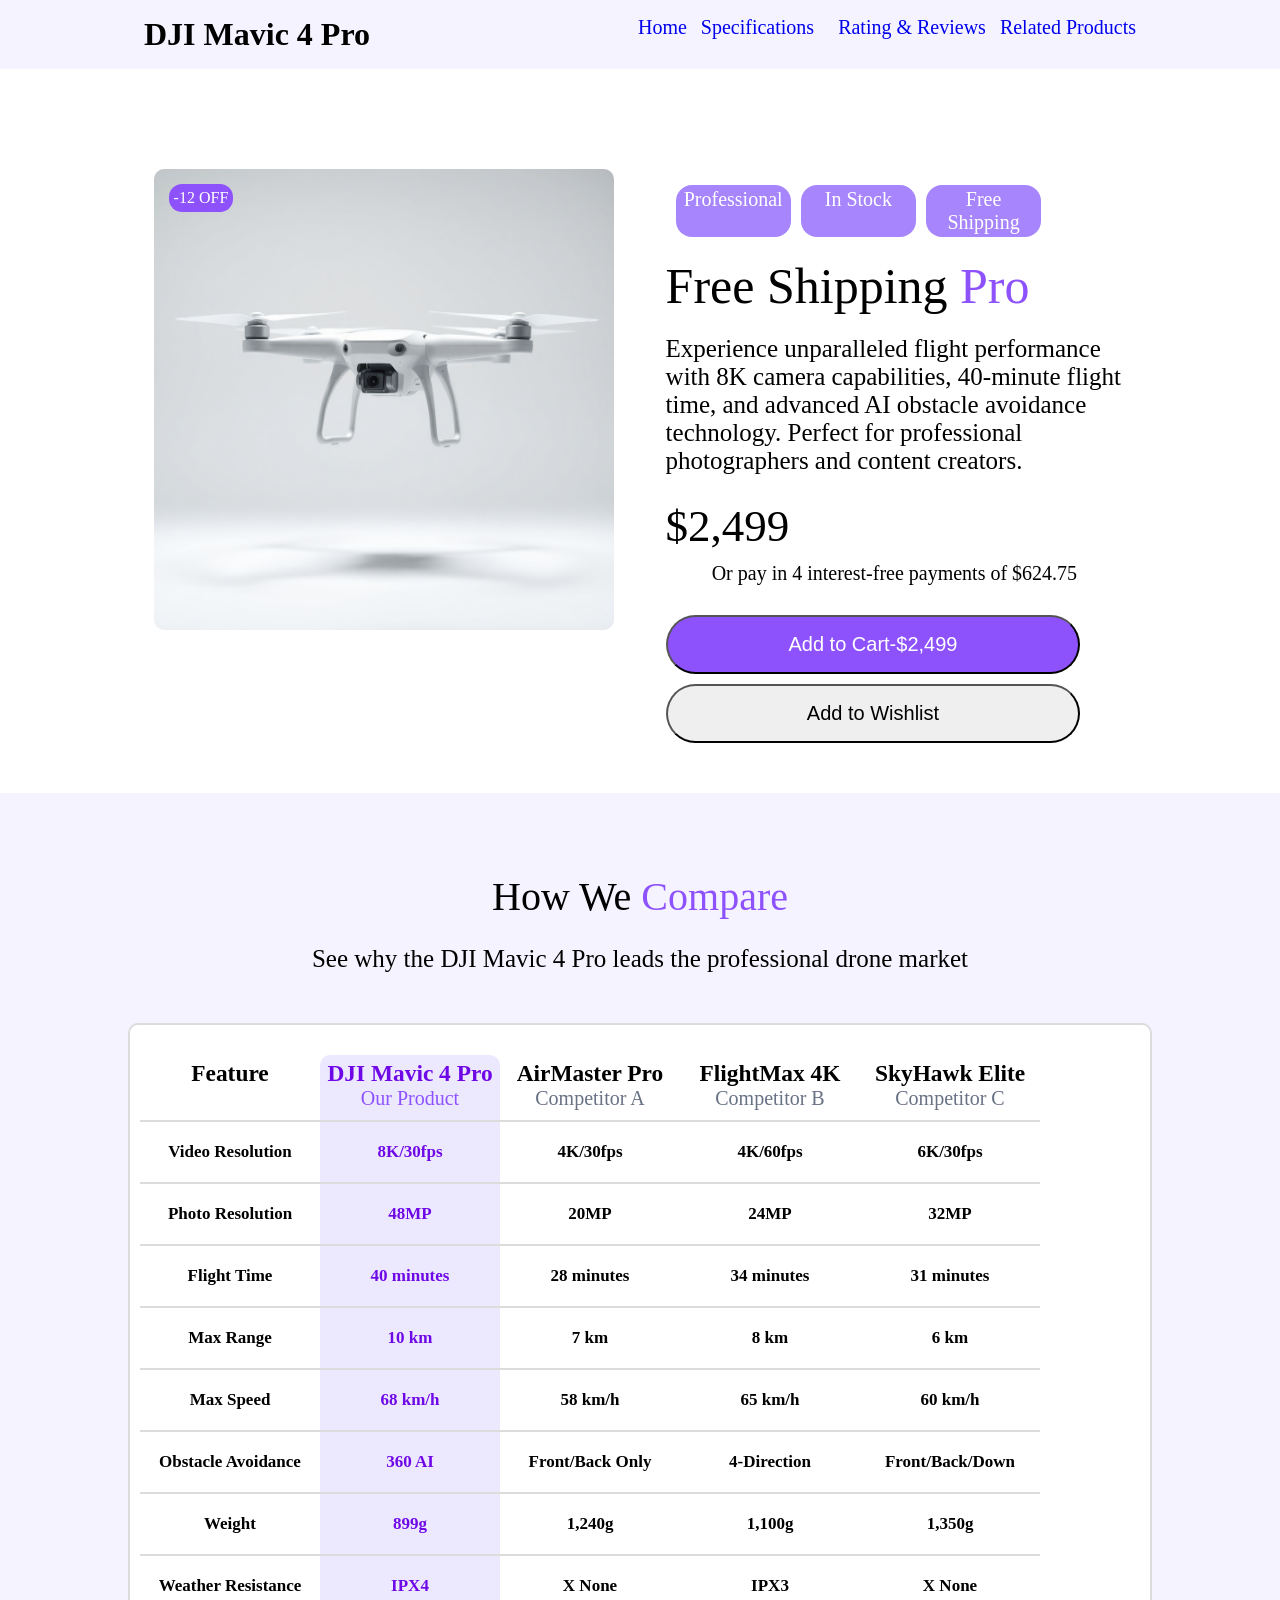
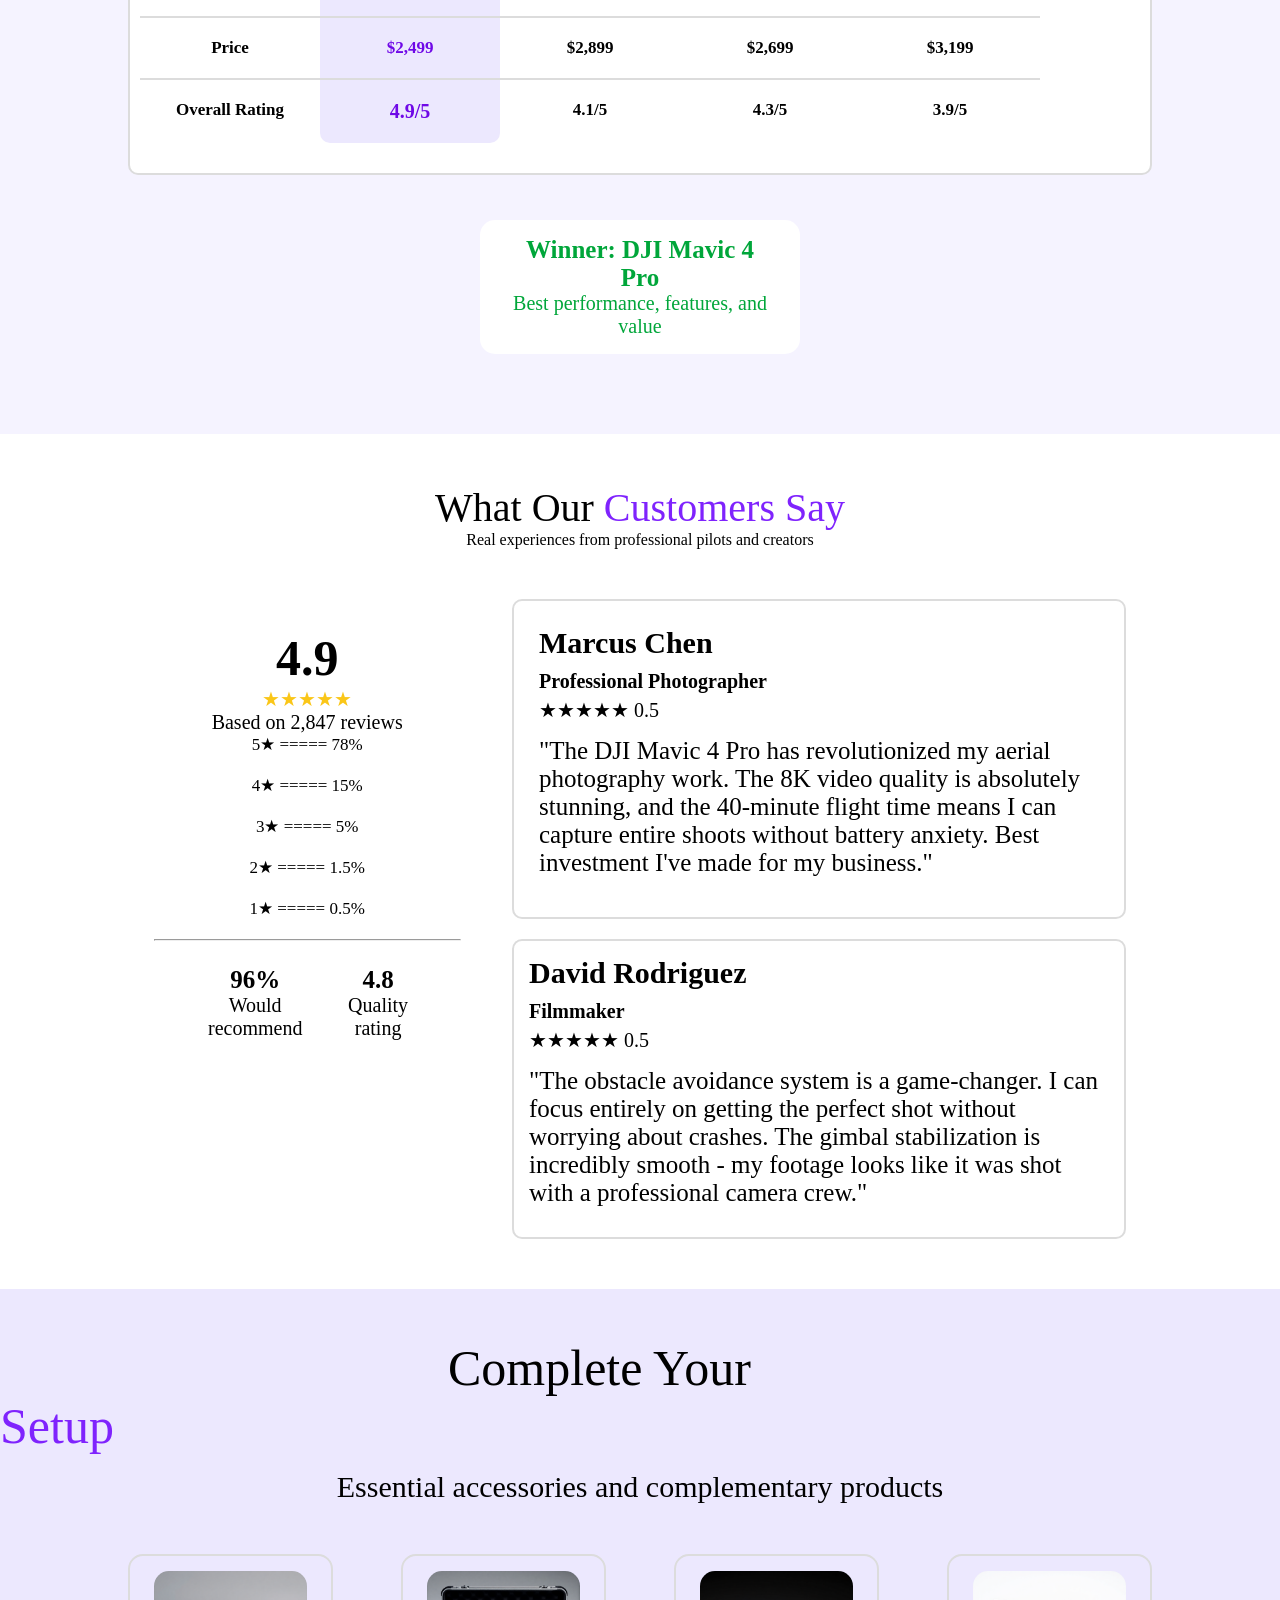
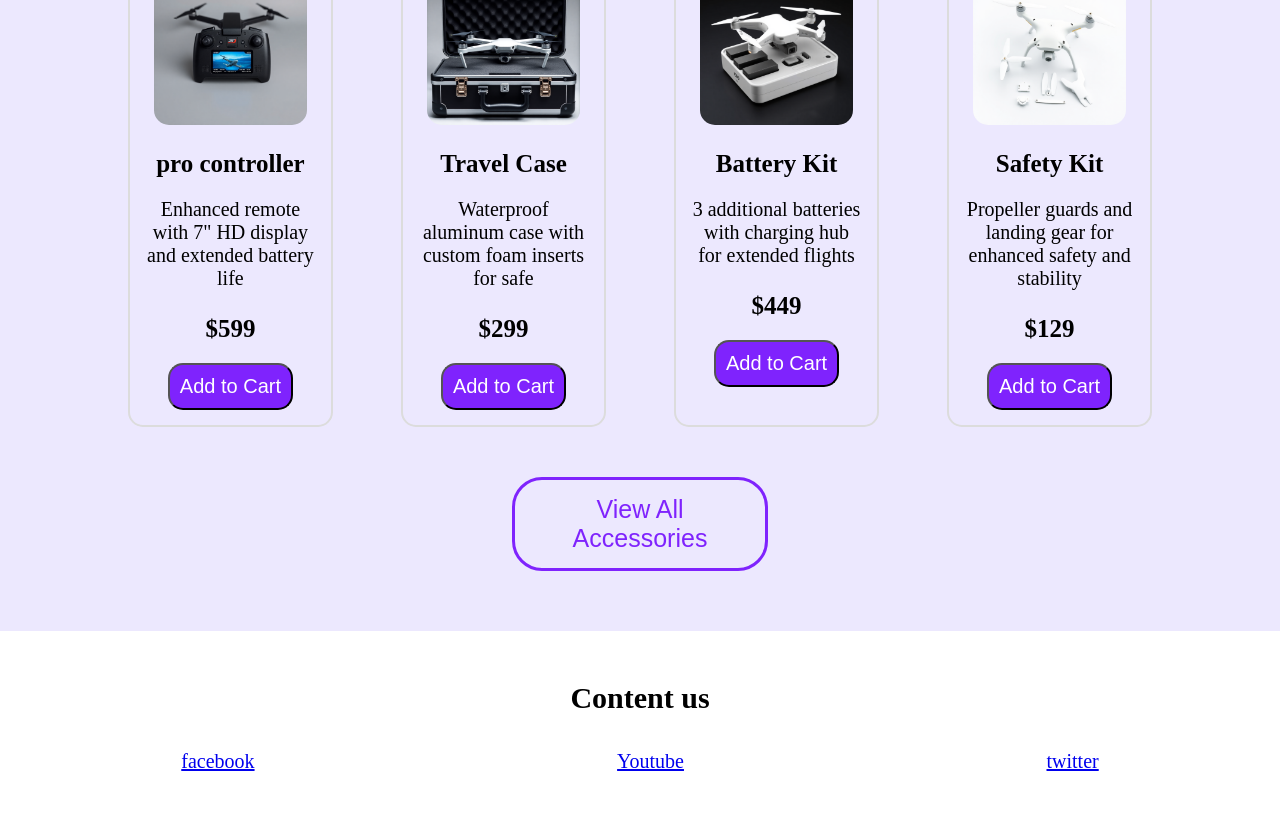
<file: index.html>
<!DOCTYPE html>
<html lang="en">
<head>
   <meta charset="UTF-8">
   <meta name="viewport" content="width=device-width, initial-scale=1.0">
   <title>Document</title>
   <link rel="stylesheet" href="./style.css" />
</head>
<body>

   <div class="header-section">
      <div class="navbar">
         <div class="navbar-w">
            <div class="header">
               <h1> DJI Mavic 4 Pro </h1>
            </div>

            <div class="header-links">
               <a href="#Home"> Home &nbsp</a>
               <a href="#Specifications"> Specifications &nbsp &nbsp</a>
               <a href="#Reviews"> Rating & Reviews &nbsp</a>
               <a href="#Products"> Related Products </a>
            </div>
        </div>
      </div> 
   </div>



   <div class="home">

      <div class="home-section">
         <div class="home-image">
            <img src="./images/Drone.png"   alt="DJI Mavic 4 Pro" />
            <p class="sale-home"> -12 OFF </p>
         </div>  
      
         <div class="home-text">
            <div class="address-home">
               <p class="h-p"> Professional </p>
               <p class="h-p"> In Stock </p>
               <p class="h-p"> Free Shipping </p>
            </div>
            <a name="Home"> Free Shipping <span class="pro"> Pro </span>  </a>
            <p class="experience"> Experience unparalleled flight performance with 8K camera capabilities, 40-minute flight time, and advanced AI obstacle avoidance technology. Perfect for professional photographers and content creators.</p>
            <p class="price"> $2,499 </p>
            <p class="other-p"> Or pay in 4 interest-free payments of $624.75 </p>
            <button class="btn-card"> Add to Cart-$2,499 </button>
            <button class="btn-list"> Add to Wishlist </button> 
         </div>
      </div>

   </div>



   <div class="features-section">
      <div class="compare">
         <a name="Specifications" class="main-a"> How We <span class="compare-span">  Compare </span> </a>
      </div>   
      <p class="main-p"> See why the DJI Mavic 4 Pro leads the professional drone market </p>
     
      <div class="features">
         <div class="table">

            <div class="raw1">
               <h3 class="w15"> Feature </h3>
               <div class="dji w15">
                  <h3> DJI Mavic 4 Pro </h3>
                  <p> Our Product </p>
               </div>  
               <div class="airmaster w15">
                  <h3> AirMaster Pro </h3>
                  <p> Competitor A </p>
               </div>
               <div class="flightmax w15">
                  <h3> FlightMax 4K </h3>
                  <p> Competitor B </p>
               </div>
               <div class="skyhawk w15">
                  <h3> SkyHawk Elite </h3>
                  <p> Competitor C </p>
               </div>
            </div>

            <div class="raw2">
               <h4 class="w15   p20"> Video Resolution </h4>
               <h4 class="w15   hd"> 8K/30fps </h4>
               <h4 class="w15   p20"> 4K/30fps </h4>
               <h4 class="w15   p20"> 4K/60fps </h4>
               <h4 class="w15   p20"> 6K/30fps </h4>
            </div>

            <div class="raw3">
               <h4 class="w15   p20"> Photo Resolution </h4>
               <h4 class="w15   hd"> 48MP </h4>
               <h4 class="w15   p20"> 20MP </h4>
               <h4 class="w15   p20"> 24MP </h4>
               <h4 class="w15   p20"> 32MP </h4>
            </div>

            <div class="raw4">
               <h4 class="w15   p20"> Flight Time </h4>
               <h4 class="w15   hd"> 40 minutes </h4>
               <h4 class="w15   p20"> 28 minutes </h4>
               <h4 class="w15   p20"> 34 minutes </h4>
               <h4 class="w15   p20"> 31 minutes </h4>
            </div>

            <div class="raw5">
               <h4 class="w15   p20"> Max Range </h4>
               <h4 class="w15   hd"> 10 km </h4>
               <h4 class="w15   p20"> 7 km </h4>
               <h4 class="w15   p20"> 8 km </h4>
               <h4 class="w15   p20"> 6 km </h4>
            </div>

            <div class="raw6">
               <h4 class="w15   p20"> Max Speed </h4>
               <h4 class="w15   hd"> 68 km/h </h4>
               <h4 class="w15   p20"> 58 km/h </h4>
               <h4 class="w15   p20" > 65 km/h </h4>
               <h4 class="w15   p20"> 60 km/h </h4>
            </div>

            <div class="raw7">
               <h4 class="w15   p20"> Obstacle Avoidance </h4>
               <h4 class="w15   hd" > 360 AI </h4>
               <h4 class="w15   p20" > Front/Back Only </h4>
               <h4 class="w15   p20"> 4-Direction </h4>
               <h4 class="w15   p20"> Front/Back/Down </h4>
            </div>

            <div class="raw8">
               <h4 class="w15   p20"> Weight </h4>
               <h4 class="w15   hd"> 899g </h4>
               <h4 class="w15   p20"> 1,240g </h4>
               <h4 class="w15   p20"> 1,100g </h4>
               <h4 class="w15   p20"> 1,350g </h4>
            </div>

            <div class="raw9">
               <h4 class="w15   p20"> Weather Resistance </h4>
               <h4 class="w15   hd"> IPX4 </h4>
               <h4 class="w15   p20"> X None </h4>
               <h4 class="w15   p20"> IPX3 </h4>
               <h4 class="w15   p20"> X None </h4>
            </div>

            <div class="raw10">
               <h4 class="w15   p20"> Price </h4>
               <h4 class="w15   hd"> $2,499 </h4>
               <h4 class="w15   p20"> $2,899 </h4>
               <h4 class="w15   p20"> $2,699 </h4>
               <h4 class="w15   p20"> $3,199 </h4> 
            </div>

            <div class="raw11">
               <h4 class="w15   p20"> Overall Rating </h4>
               <h4 class="w15   hd11"> 4.9/5 </h4>
               <h4 class="w15   p20"> 4.1/5 </h4>
               <h4 class="w15   p20"> 4.3/5 </h4>
               <h4 class="w15   p20"> 3.9/5 </h4>
            </div>

         </div>
      </div>

      <div class="winner">
         <h2 class="win-h2"> Winner: DJI Mavic 4 Pro </h2>
         <p class="win-p"> Best performance, features, and value </p>
      </div>
   </div>



   <div class="review">
      <div class="rev">
         <a name="Reviews" class="rev-a"> What Our <span class="customer"> Customers Say </span> </a>
         <p class="rev-p"> Real experiences from professional pilots and creators </p>
      </div>   
      <div class="review-content">
         <div class="sticky">
            <h2> 4.9 </h2>
            <p class="r-s"> ★★★★★ </p>
            <p class="based"> Based on 2,847 reviews </p>
            <p class="r-r"> 5★ ===== 78% </p>
            <p class="r-r"> 4★ ===== 15% </p>
            <p class="r-r"> 3★ ===== 5% </p>
            <p class="r-r"> 2★ ===== 1.5% </p>
            <p class="r-r"> 1★ ===== 0.5% </p>
            <hr class="hr-r"/>
            <div class="sticky-footer">
               <div class="foot1">
                  <h3> 96% </h3>
                  <p> Would recommend </p>
               </div>
               <div class="foot2">
                  <h3> 4.8 </h3>
                  <p> Quality rating </p>
               </div>
            </div>
         </div>


         <div class="review-p">
            <div class="r1">
               <h2> Marcus Chen </h2>
               <h3> Professional Photographer </h3>
               <p> <span r1-s> ★★★★★ </span> 0.5</p> 
               <p id="r1-p"> "The DJI Mavic 4 Pro has revolutionized my aerial photography work. The 8K video quality is absolutely stunning, and the 40-minute flight time means I can capture entire shoots without battery anxiety. Best investment I've made for my business." </p>   
            </div>

            <div class="r2">
               <h2> David Rodriguez </h2>
               <h3> Filmmaker </h3>
               <p> ★★★★★ 0.5</p>
               <p id="r2-p"> "The obstacle avoidance system is a game-changer. I can focus entirely on getting the perfect shot without worrying about crashes. The gimbal stabilization is incredibly smooth - my footage looks like it was shot with a professional camera crew." </p>   
            </div>
            

         </div>
      </div>
      
   </div>



   <div class="products">
      <a name="Products"> Complete Your <span class="setup"> Setup </span> </a>
      <p class="Essential"> Essential accessories and complementary products </p>

     <div class="other-p">
       <div class="product1   w-20">
          <img src="./images/product 1.png"   alt="pro controller" />
          <h2> pro controller </h2>
          <p> Enhanced remote with 7" HD display and extended battery life </p>
          <h3> $599 </h3>
          <button> Add to Cart </button>
       </div>

       <div class="product2   w-20"> 
          <img src="./images/product 2.png"   alt="Travel Case" />
          <h2> Travel Case </h2>
          <p> Waterproof aluminum case with custom foam inserts for safe </p>
          <h3> $299 </h3>
          <button> Add to Cart </button>
       </div>

       <div class="product3   w-20">
          <img src="./images/product 3.png"   alt="Battery Kit" />
          <h2> Battery Kit </h2>
          <p> 3 additional batteries with charging hub for extended flights </p>
          <h3> $449 </h3>
          <button> Add to Cart </button>
       </div>

       <div class="product4   w-20">
          <img src="./images/product 4.png"   alt="Safety Kit" />
          <h2> Safety Kit </h2>
          <p> Propeller guards and landing gear for enhanced safety and stability </p>
          <h3> $129 </h3>
          <button> Add to Cart </button>
       </div>
      </div> 

      <button class="accessories"> View All Accessories </button>

   </div>



   <div class="end">
      <h2> Content us </h2>
      <a href="https://www.facebook.com"> facebook </a>
      <a href="https://www.youtube.com"> Youtube </a>
      <a href="https://www.twitter.com"> twitter </a>
   </div>

   
</body>
</html>
</file>
<file: style.css>
*{
    box-sizing: border-box;
    margin: 0;
    padding: 0;
}


.header-section{
    width: 100%;
    margin-bottom: 100px;
    /* position: sticky;
    top: 0; */
}
.navbar{
    background-color: rgb(245, 243, 255);
}

.navbar-w{
    width: 80%;
    box-sizing: border-box;
    padding: 16px;
    margin: auto;
    display: flex;
    flex-wrap: wrap;
    justify-content: space-between;
}

.header-links   a{
    font-size: 20px;
    text-decoration: none;
}


.home{
    margin-bottom: 50px ;
}

.home-section{
    width: 80%;
    margin: auto;
    display: flex;
    justify-content: space-around;
}

.home-image{
   width: 45%;
   position: relative;
}

.home-image img{
    width: 100%;
    border-radius: 10px;
}

.sale-home{
   background-color: rgb(142, 82, 253); 
   color: white;
   text-align: center;
   box-sizing: border-box;
   padding: 5px;
   border-radius: 13px;
   position: absolute;
   top: 15px;
   left: 15px;
}

.home-text{
    width: 45%;    
}

.address-home{
    width: 100%;
    display: flex;
    flex-wrap: wrap;
    justify-content: flex-start;
}

.h-p{
    width: 25%;
    text-align: center;
    color: white;
    background-color: rgb(167, 133, 252);
    font-size: 20px;
    border-radius: 16px;
    margin-left: 10px;
    padding: 3px;
    margin-top: 16px;
    margin-bottom: 20px;
}

.home-text   a{
    font-size: 50px;
}

.pro{
    color: rgb(142, 82, 253);
}

.experience{
    font-size: 25px;
    margin-top: 20px;
}

.price{
    font-size: 45px;
    margin-top: 25px;
}

.other-p{
    font-size: 20px;
    margin-top: 15px;
}

.btn-card{
    width: 90%;
    color: white;
    background-color: rgb(142, 82, 253);
    text-align: center;
    border-radius: 30px;
    font-size: 20px;
    margin-top: 30px;
    padding: 16px;
}

.btn-list{
    width: 90%;
    text-align: center;
    border-radius: 30px;
    font-size: 20px;
    margin-top: 10px;
    padding: 16px;
}



.features-section{
background-color: rgb(245, 243, 255);
padding-top: 80px;
padding-bottom: 80px;
}

.compare{
    display: flex;
    justify-content: space-around;
}
.main-a{
    font-size: 40px;
}
.compare-span{
    color: rgb(142, 82, 253);
}
.main-p{
    text-align: center;
    font-size: 25px;
    margin-top: 25px;
    margin-bottom: 50px;
}
.features{
    width: 100%;
    margin: auto;
}

.table{
    width: 80%;
    background-color: rgb(255, 255, 255);
    box-sizing: border-box;
    padding: 30px 10px;
    border: 2px solid gainsboro;
    border-radius: 10px;
    margin: auto;
}

h3{
    padding-top: 5px;
}
.raw1{
    width: 90%;
    display: flex;
    justify-content: space-between;
    font-size: 20px;
    border-bottom: 2px gainsboro solid;
}

.w15{
    width: 20%;
    text-align: center;
}
.dji{
    color: rgb(111, 8, 231);
    background-color: rgb(236, 232, 254);
    border-top-right-radius: 10px;
    border-top-left-radius: 10px;
    padding-bottom: 10px;
}
.dji p{
    color: rgb(142, 82, 253);
    font-size: 20px;
}

.airmaster   p{
    font-size: 20px;
    color: rgb(104, 114, 132);
}

.flightmax   p{
    font-size: 20px;
    color: rgb(104, 114, 132);
}

.skyhawk   p{
    font-size: 20px;
    color: rgb(104, 114, 132);
}



.raw2{
    width: 90%;
    display: flex;
    justify-content: space-between;
    font-size: 20px;
    border-bottom: 2px gainsboro solid; 
}

.hd{
   color: rgb(111, 8, 231);
   background-color: rgb(236, 232, 254);
   padding-block: 20px;
   font-size: 17px;
}

.p20{
    padding-top: 20px;
    font-size: 17px;
}



.raw3{
   width: 90%;
    display: flex;
    justify-content: space-between;
    font-size: 20px;
    border-bottom: 2px gainsboro solid;  
}



.raw4{
    width: 90%;
    display: flex;
    justify-content: space-between;
    font-size: 20px;
    border-bottom: 2px gainsboro solid;
}



.raw5{
    width: 90%;
    display: flex;
    justify-content: space-between;
    font-size: 20px;
    border-bottom: 2px gainsboro solid;
}



.raw6{
    width: 90%;
    display: flex;
    justify-content: space-between;
    font-size: 20px;
    border-bottom: 2px gainsboro solid;
}



.raw7{
    width: 90%;
    display: flex;
    justify-content: space-between;
    font-size: 20px;
    border-bottom: 2px gainsboro solid;
}



.raw8{
    width: 90%;
    display: flex;
    justify-content: space-between;
    font-size: 20px;
    border-bottom: 2px gainsboro solid;
}



.raw9{
    width: 90%;
    display: flex;
    justify-content: space-between;
    font-size: 20px;
    border-bottom: 2px gainsboro solid;
}



.raw10{
    width: 90%;
    display: flex;
    justify-content: space-between;
    font-size: 20px;
    border-bottom: 2px gainsboro solid;
}



.raw11{
    width: 90%;
    display: flex;
    justify-content: space-between;
    font-size: 20px;
}
.hd11{
    color: rgb(111, 8, 231);
    background-color: rgb(236, 232, 254);
    border-bottom-right-radius: 10px;
    border-bottom-left-radius: 10px;
    padding-block: 20px;
}

.winner{
    width: 25%;
    color: rgb(0, 166, 58);
    background-color: rgb(255, 255, 255);
    border-radius: 15px;
    /* display: flex;
    justify-content: space-around; */
    padding: 16px 32px;
    margin-top: 45px;
    margin-inline: 37.5%;
}

.win-h2{
    font-size: 25px;
    text-align: center;
}

.win-p{
    font-size: 20px;
    text-align: center;
}



.review{
    width: 80%;
    padding-top: 50px;
    display: flex;
    justify-content: space-between;
    flex-wrap: wrap;
    margin: auto;
}

.rev{
    width: 100%;
    text-align: center;
    /* display: flex;
    flex-wrap: wrap;
    justify-content: space-around; */
    /* flex-direction: column;  */
    /* margin-inline: 30%; */
    margin-bottom: 50px;
}

.rev-a{
    text-align: center;
    font-size: 40px;
}

.customer{
    color: rgb(127, 35, 253);
}

.rev-p{
    text-align: center;
    font-size: 25;
}

.review-content{
    width: 100%;
    display: flex;
    flex-wrap: wrap;
    justify-content: space-around
}
.sticky{
    width: 30%;
    border-radius: 10px;
    box-sizing: border-box;
    position: sticky;
    text-align: center;
    padding-top: 30px;

}

.sticky   h2{
    font-size: 50px;
}

.sticky   .r-s{
    color: rgb(250, 198, 24);
    font-size: 20px;
}

.based{
    font-size: 20px;
}

.r-r{
    font-size: 17px;
    padding-bottom:20px ;
}


.sticky-footer{
    width: 80%;
    display: flex;
    justify-content: space-between;
    padding-bottom: 30px;
    padding-top: 20px;
    margin: auto;
}

.sticky-footer   h3{
    font-size: 25px;
}
.sticky-footer   p{
    font-size: 20px;
}

.review-p{
    width: 60%;
}

.r1{
    width: 100%;
    box-sizing: border-box;
    padding: 25px;
    border: 2px gainsboro solid;
    border-radius: 10px;
    margin-bottom: 20px;
}

.r1   h2{
    font-size: 30px;
    padding-bottom: 5px;
}

.r1   h3{
    font-size: 20px;
    padding-bottom: 5px;
}

.r1   p{
   font-size: 20px;
   padding-bottom: 15px; 
}

.r1-s{
    color: rgb(250, 198, 24);
}

#r1-p{
    font-size: 25px;
}

.r2{
    width: 100%;
    box-sizing: border-box;
    padding: 15px;
    border: 2px gainsboro solid;
    border-radius: 10px;
    margin-bottom: 50px;
}

.r2   h2{
    font-size: 30px;
    padding-bottom: 5px;
}

.r2   h3{
    font-size: 20px;
    padding-bottom: 5px;
}

.r2   p{
    font-size: 20px;
    padding-bottom: 15px;
}

#r2-p{
    font-size: 25px;
}



.products{
    width: 100%;
    background-color:rgb(236, 232, 254) ;
    padding-top: 50px;
}

.products   a{
    width: 30%;
    text-align: center;
    margin-inline:35% ;
    font-size: 50px;
}

.setup{
    color: rgb(127, 35, 253);
}

.Essential{
    width: 100%;
    text-align: center;
    font-size: 30px;
    padding-top: 15px;
    padding-bottom: 40px;
}

.other-p{
    width: 80%;
    display: flex;
    justify-content: space-between;
    flex-wrap: wrap;
    padding-top: 10px;
    margin: auto;
}

.w-20{
    width: 20%;
    border: 2px gainsboro solid;
    border-radius: 15px;
    box-sizing: border-box;
    padding: 15px;
    text-align: center;
}

.w-20   img{
    width: 90%;
    text-align: center;
    border-radius: 15px;
}

.w-20   h2{
    font-size: 25px;
    padding-block: 20px;
}

.w-20   p{
    font-size: 20px;
    padding-bottom: 20px;
}

.w-20   h3{
    font-size: 25px;
    padding-bottom: 20px;
}

.w-20   button{
    color: white;
    background-color: rgb(127, 35, 253);
    font-size: 20px;
    text-align: center;
    box-sizing: border-box;
    border-radius: 15px;
    padding: 10px;
}

.accessories{
    width: 20%;
    margin-inline: 40%;
    text-align: center;
    color: rgb(127, 35, 253);
    background-color: rgb(236, 232, 254);
    font-size: 25px;
    border: 3px rgb(127, 35, 253) solid;
    border-radius: 15px;
    box-sizing: border-box;
    padding: 15px;
    border-radius: 30px ;
    margin-top: 50px;
    margin-bottom: 60px;
}



.end{
    width: 100%;
    background-color: white;
    font-size: 20px;
    text-decoration: none;
    display: flex;
    justify-content: space-around;
    flex-wrap: wrap;
    padding-block: 50px;
}

.end   h2{
    width: 100%;
    font-size: 30px;
    text-align: center;
    padding-bottom: 35px;
}
</file>
